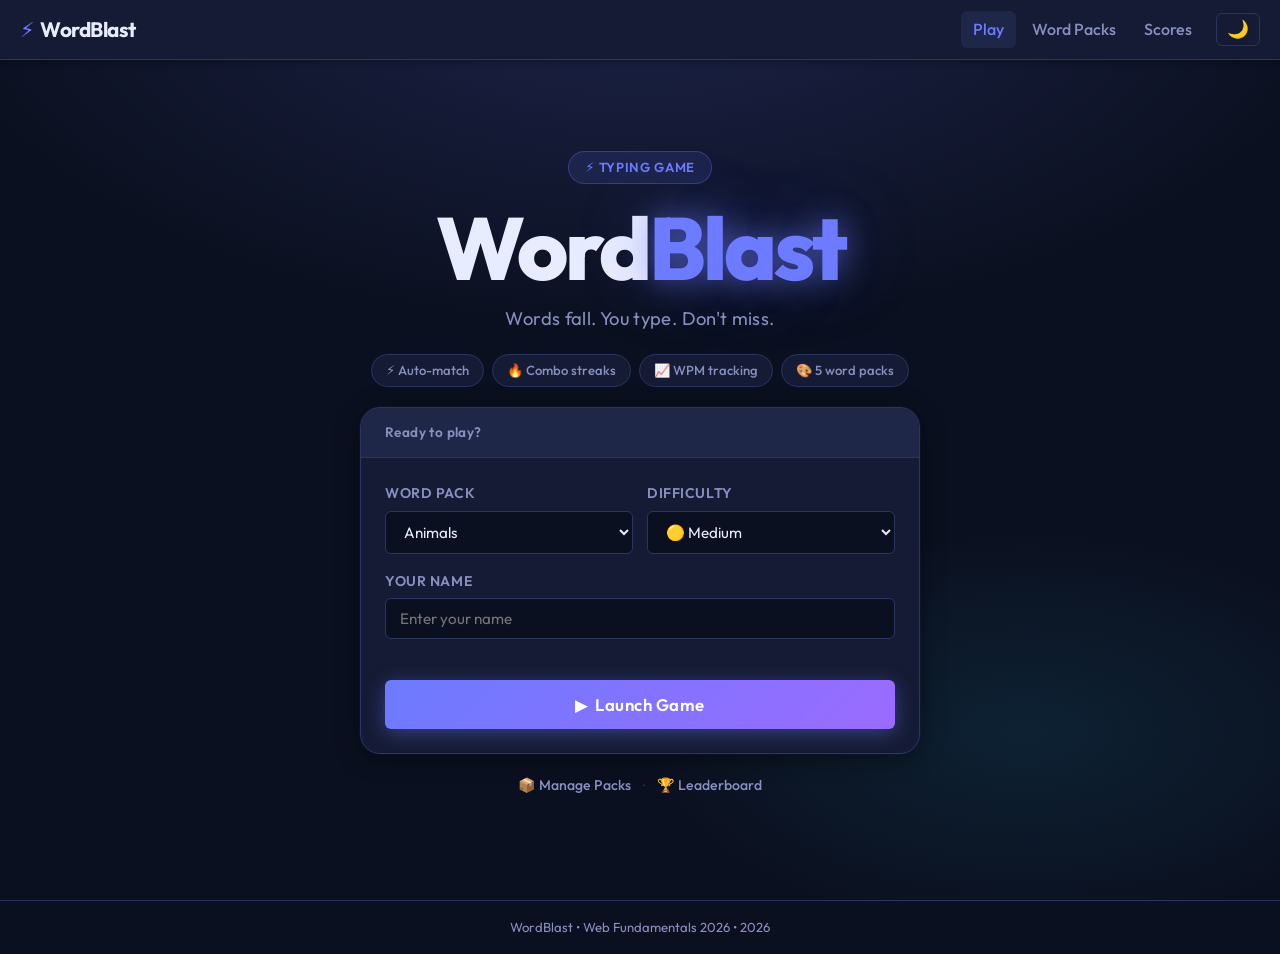
<file: index.html>
<!DOCTYPE html>
<html lang="en" data-theme="dark">
<head>
  <meta charset="UTF-8" />
  <meta name="viewport" content="width=device-width, initial-scale=1.0" />
  <meta name="description" content="WordBlast – A falling words typing game. Choose a word pack, pick your difficulty and type words before they hit the ground." />
  <title>WordBlast – Play</title>
  <link rel="stylesheet" href="css/style.css" />
</head>
<body>
  <!-- ===== NAVBAR ===== -->
  <header class="navbar">
    <a href="index.html" class="navbar__logo" aria-label="WordBlast home">
      ⚡ <span>WordBlast</span>
    </a>
    <button class="navbar__hamburger" id="hamburgerBtn" aria-label="Toggle navigation" aria-expanded="false">
      ☰
    </button>
    <nav class="navbar__links" id="navLinks" aria-label="Main navigation">
      <a href="index.html" class="active" aria-current="page">Play</a>
      <a href="packs.html">Word Packs</a>
      <a href="scores.html">Scores</a>
      <button class="theme-toggle" id="themeToggleBtn" aria-label="Toggle dark/light theme">🌙</button>
    </nav>
  </header>

  <main class="landing-main">

    <!-- ===== SETUP PANEL (Landing Hero) ===== -->
    <section class="hero" id="setupPanel" aria-labelledby="setupHeading">

      <!-- Animated background words -->
      <div class="hero__bg-words" aria-hidden="true">
        <span class="bg-word" style="--x:8%;  --dur:7s;  --delay:0s;   --size:1.1rem">array</span>
        <span class="bg-word" style="--x:20%; --dur:9s;  --delay:1.5s; --size:0.9rem">tiger</span>
        <span class="bg-word" style="--x:34%; --dur:6s;  --delay:0.8s; --size:1.3rem">python</span>
        <span class="bg-word" style="--x:48%; --dur:8s;  --delay:2.2s; --size:1rem">brazil</span>
        <span class="bg-word" style="--x:60%; --dur:7.5s;--delay:0.3s; --size:1.2rem">cricket</span>
        <span class="bg-word" style="--x:73%; --dur:10s; --delay:1s;   --size:0.85rem">promise</span>
        <span class="bg-word" style="--x:85%; --dur:6.5s;--delay:2.8s; --size:1.1rem">mango</span>
        <span class="bg-word" style="--x:14%; --dur:11s; --delay:3.5s; --size:0.95rem">dolphin</span>
        <span class="bg-word" style="--x:27%; --dur:8.5s;--delay:0.5s; --size:1.15rem">closure</span>
        <span class="bg-word" style="--x:54%; --dur:9.5s;--delay:4s;   --size:0.8rem">falcon</span>
        <span class="bg-word" style="--x:67%; --dur:7.2s;--delay:1.8s; --size:1.05rem">tennis</span>
        <span class="bg-word" style="--x:79%; --dur:12s; --delay:0.2s; --size:0.9rem">ramen</span>
      </div>

      <!-- Hero content -->
      <div class="hero__content">
        <div class="hero__badge">⚡ Typing Game</div>
        <h1 id="setupHeading" class="hero__title">
          <span class="hero__title-blast">Word</span><span class="hero__title-accent">Blast</span>
        </h1>
        <p class="hero__subtitle">Words fall. You type. Don't miss.</p>

        <!-- Feature pills -->
        <div class="hero__pills" aria-label="Game features">
          <span class="pill">⚡ Auto-match</span>
          <span class="pill">🔥 Combo streaks</span>
          <span class="pill">📈 WPM tracking</span>
          <span class="pill">🎨 5 word packs</span>
        </div>

        <!-- Setup card -->
        <div class="setup-card" role="form" aria-label="Game setup">
          <div class="setup-card__header">
            <span class="setup-card__step">Ready to play?</span>
          </div>

          <div class="setup-card__body">
            <div class="setup-row">
              <div class="form-group">
                <label for="packSelect">Word Pack</label>
                <select id="packSelect" name="pack">
                  <option value="">Loading packs…</option>
                </select>
              </div>

              <div class="form-group">
                <label for="difficultySelect">Difficulty</label>
                <select id="difficultySelect" name="difficulty">
                  <option value="easy">🟢 Easy</option>
                  <option value="medium" selected>🟡 Medium</option>
                  <option value="hard">🔴 Hard</option>
                </select>
              </div>
            </div>

            <div class="form-group">
              <label for="playerNameInput">Your Name</label>
              <input type="text" id="playerNameInput" name="player"
                placeholder="Enter your name" maxlength="15" autocomplete="off" />
              <span class="field-error" id="playerNameError" aria-live="polite"></span>
            </div>

            <button class="btn btn--primary btn--launch" id="startBtn">
              ▶ &nbsp;Launch Game
            </button>
          </div>
        </div>

        <!-- Quick links -->
        <div class="hero__links">
          <a href="packs.html" class="hero__link">📦 Manage Packs</a>
          <span class="hero__link-sep">·</span>
          <a href="scores.html" class="hero__link">🏆 Leaderboard</a>
        </div>
      </div>
    </section>

    <!-- ===== GAME AREA ===== -->
    <section class="game-area-wrap" id="gameArea" aria-label="Game area" hidden>
      <!-- Stats bar -->
      <div class="stats-bar" role="status" aria-live="polite" aria-label="Game statistics">
        <div class="stat">
          <span class="stat__label">Score</span>
          <span class="stat__value" id="statScore">0</span>
        </div>
        <div class="stat">
          <span class="stat__label">Level</span>
          <span class="stat__value" id="statLevel">1</span>
        </div>
        <div class="stat stat--lives">
          <span class="stat__label">Lives</span>
          <span class="stat__value" id="statLives">❤️❤️❤️</span>
        </div>
        <div class="stat">
          <span class="stat__label">WPM</span>
          <span class="stat__value" id="statWpm">0</span>
        </div>
        <div class="stat">
          <span class="stat__label">Accuracy</span>
          <span class="stat__value" id="statAccuracy">100%</span>
        </div>
      </div>

      <!-- The game canvas -->
      <div class="game-canvas" id="gameCanvas" aria-hidden="true">
        <div class="danger-line" aria-hidden="true"></div>
        <!-- Falling word divs are injected here by game.js -->
      </div>

      <!-- Typing controls -->
      <div class="game-controls">
        <input
          type="text"
          id="typingInput"
          class="typing-input"
          placeholder="Type here…"
          autocomplete="off"
          autocorrect="off"
          autocapitalize="off"
          spellcheck="false"
          aria-label="Type the falling word here"
        />
        <button class="btn btn--secondary" id="pauseBtn" aria-label="Pause game">Pause</button>
        <button class="btn btn--ghost" id="restartBtn" aria-label="Restart game">Restart</button>
      </div>
    </section>

    <!-- ===== GAME OVER DIALOG ===== -->
    <div class="dialog-overlay" id="gameOverOverlay" hidden aria-modal="true" role="dialog" aria-labelledby="gameOverTitle">
      <div class="dialog">
        <h2 id="gameOverTitle" class="dialog__title">Game Over</h2>
        <div class="dialog__stats" id="gameOverStats">
          <!-- filled by game.js -->
        </div>
        <div class="dialog__error" id="saveError" aria-live="assertive"></div>
        <div class="dialog__actions">
          <button class="btn btn--primary" id="saveScoreBtn">💾 Save Score</button>
          <button class="btn btn--ghost" id="playAgainBtn">▶ Play Again</button>
        </div>
        <div class="dialog__success" id="saveSuccess" aria-live="polite" hidden></div>
      </div>
    </div>

    <!-- ===== LEVEL UP BANNER ===== -->
    <div class="level-up-banner" id="levelUpBanner" aria-live="polite" hidden></div>
  </main>

  <!-- ===== FOOTER ===== -->
  <footer class="footer">
    <p>WordBlast &bull; Web Fundamentals 2026 &bull; <span id="footerYear"></span></p>
  </footer>

  <script src="js/storage.js"></script>
  <script src="js/db.js"></script>
  <script src="js/common.js"></script>
  <script src="js/game.js"></script>
</body>
</html>
</file>
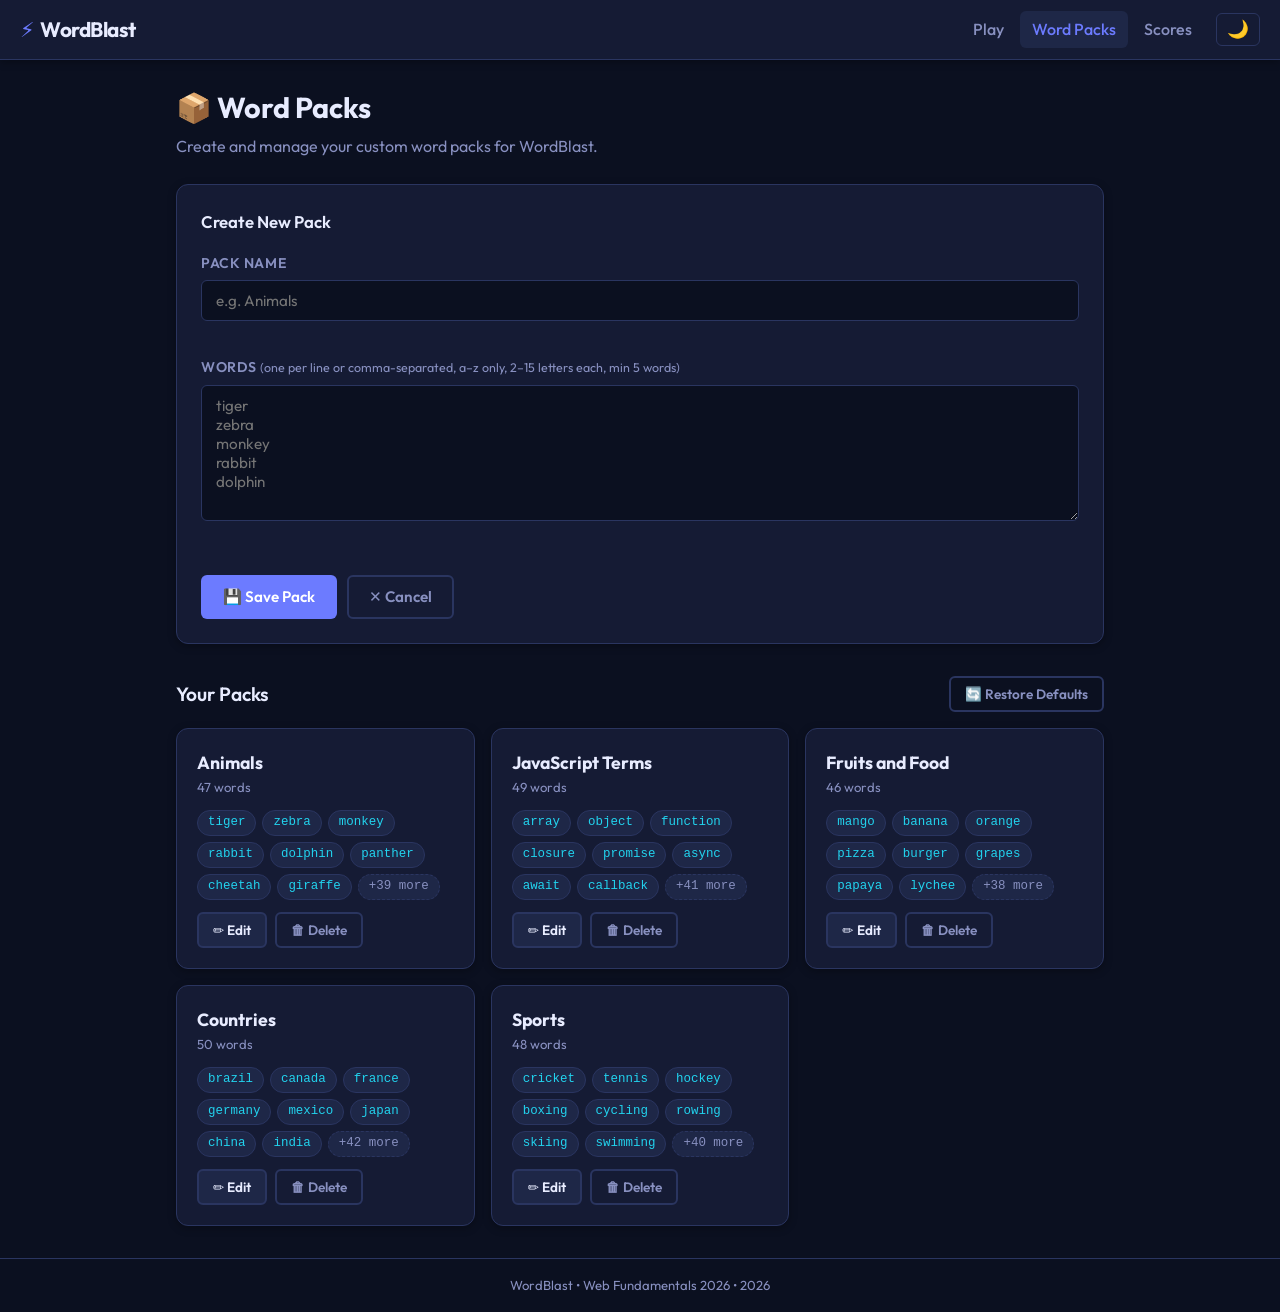
<file: packs.html>
<!DOCTYPE html>
<html lang="en" data-theme="dark">
<head>
  <meta charset="UTF-8" />
  <meta name="viewport" content="width=device-width, initial-scale=1.0" />
  <meta name="description" content="WordBlast – Word Packs. Create, view, edit and delete your custom word packs for the typing game." />
  <title>WordBlast – Word Packs</title>
  <link rel="stylesheet" href="css/style.css" />
</head>
<body>
  <!-- ===== NAVBAR ===== -->
  <header class="navbar">
    <a href="index.html" class="navbar__logo" aria-label="WordBlast home">
      ⚡ <span>WordBlast</span>
    </a>
    <button class="navbar__hamburger" id="hamburgerBtn" aria-label="Toggle navigation" aria-expanded="false">
      ☰
    </button>
    <nav class="navbar__links" id="navLinks" aria-label="Main navigation">
      <a href="index.html">Play</a>
      <a href="packs.html" class="active" aria-current="page">Word Packs</a>
      <a href="scores.html">Scores</a>
      <button class="theme-toggle" id="themeToggleBtn" aria-label="Toggle dark/light theme">🌙</button>
    </nav>
  </header>

  <main class="packs-main">
    <h1 class="page-title">📦 Word Packs</h1>
    <p class="page-subtitle">Create and manage your custom word packs for WordBlast.</p>

    <!-- ===== CREATE / EDIT FORM ===== -->
    <section class="card form-card" aria-labelledby="packFormTitle">
      <h2 id="packFormTitle" class="card__title">Create New Pack</h2>

      <form id="packForm" novalidate>
        <div class="form-group">
          <label for="packNameInput">Pack Name</label>
          <input
            type="text"
            id="packNameInput"
            name="packName"
            placeholder="e.g. Animals"
            maxlength="30"
            required
            aria-required="true"
            aria-describedby="packNameError"
          />
          <span class="field-error" id="packNameError" aria-live="polite"></span>
        </div>

        <div class="form-group">
          <label for="packWordsInput">Words <span class="hint">(one per line or comma-separated, a–z only, 2–15 letters each, min 5 words)</span></label>
          <textarea
            id="packWordsInput"
            name="packWords"
            rows="6"
            placeholder="tiger&#10;zebra&#10;monkey&#10;rabbit&#10;dolphin"
            required
            aria-required="true"
            aria-describedby="packWordsError packDupNote"
          ></textarea>
          <span class="field-error" id="packWordsError" aria-live="polite"></span>
          <span class="field-info" id="packDupNote" aria-live="polite"></span>
        </div>

        <div class="form-actions">
          <button type="submit" class="btn btn--primary" id="savePackBtn">💾 Save Pack</button>
          <button type="button" class="btn btn--ghost" id="cancelPackBtn">✕ Cancel</button>
        </div>
      </form>
    </section>

    <!-- ===== PACK LIST ===== -->
    <section class="packs-section" aria-labelledby="packsListTitle">
      <div class="packs-section__header">
        <h2 id="packsListTitle" class="section-title">Your Packs</h2>
        <button class="btn btn--ghost btn--small" id="restoreDefaultsBtn" aria-label="Restore the three default word packs">
          🔄 Restore Defaults
        </button>
      </div>

      <div class="pack-grid" id="packGrid">
        <!-- Pack cards rendered by packs.js -->
        <p class="empty-state" id="emptyPacksMsg" hidden>No word packs yet. Create one above!</p>
      </div>
    </section>
  </main>

  <!-- ===== FOOTER ===== -->
  <footer class="footer">
    <p>WordBlast &bull; Web Fundamentals 2026 &bull; <span id="footerYear"></span></p>
  </footer>

  <script src="js/storage.js"></script>
  <script src="js/common.js"></script>
  <script src="js/packs.js"></script>
</body>
</html>
</file>
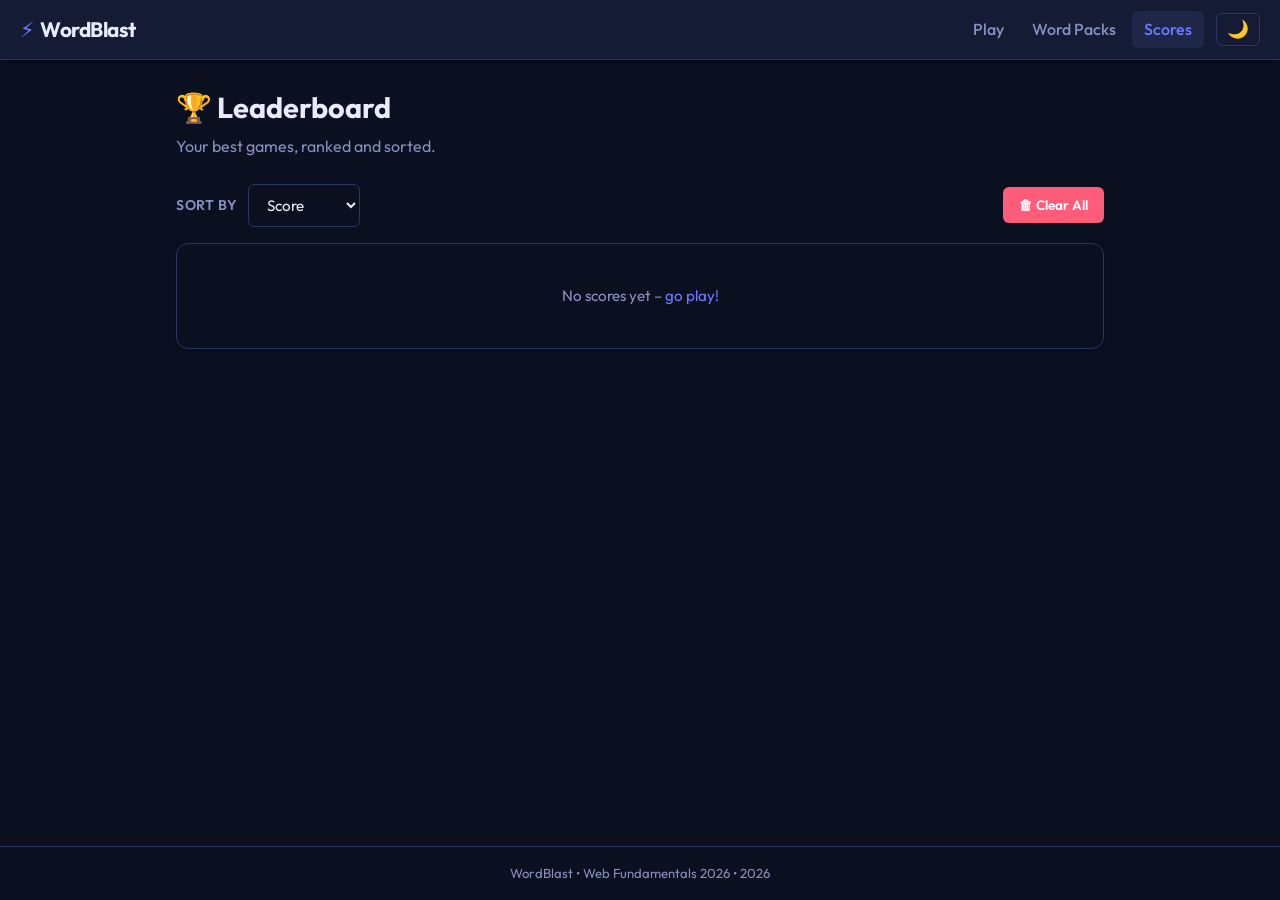
<file: scores.html>
<!DOCTYPE html>
<html lang="en" data-theme="dark">
<head>
  <meta charset="UTF-8" />
  <meta name="viewport" content="width=device-width, initial-scale=1.0" />
  <meta name="description" content="WordBlast – Leaderboard. View, sort and delete your saved scores from the typing game." />
  <title>WordBlast – Leaderboard</title>
  <link rel="stylesheet" href="css/style.css" />
</head>
<body>
  <!-- ===== NAVBAR ===== -->
  <header class="navbar">
    <a href="index.html" class="navbar__logo" aria-label="WordBlast home">
      ⚡ <span>WordBlast</span>
    </a>
    <button class="navbar__hamburger" id="hamburgerBtn" aria-label="Toggle navigation" aria-expanded="false">
      ☰
    </button>
    <nav class="navbar__links" id="navLinks" aria-label="Main navigation">
      <a href="index.html">Play</a>
      <a href="packs.html">Word Packs</a>
      <a href="scores.html" class="active" aria-current="page">Scores</a>
      <button class="theme-toggle" id="themeToggleBtn" aria-label="Toggle dark/light theme">🌙</button>
    </nav>
  </header>

  <main class="scores-main">
    <h1 class="page-title">🏆 Leaderboard</h1>
    <p class="page-subtitle">Your best games, ranked and sorted.</p>

    <!-- ===== CONTROLS ===== -->
    <div class="scores-controls">
      <div class="form-group form-group--inline">
        <label for="sortSelect">Sort by</label>
        <select id="sortSelect" name="sort">
          <option value="score">Score</option>
          <option value="wpm">WPM</option>
          <option value="accuracy">Accuracy</option>
          <option value="date">Date</option>
        </select>
      </div>
      <button class="btn btn--danger btn--small" id="clearAllBtn" aria-label="Clear all scores from the leaderboard">
        🗑 Clear All
      </button>
    </div>

    <!-- ===== SCORES TABLE ===== -->
    <div class="table-wrap" aria-label="Scores leaderboard">
      <table class="scores-table" id="scoresTable">
        <thead>
          <tr>
            <th scope="col">#</th>
            <th scope="col">Player</th>
            <th scope="col">Pack</th>
            <th scope="col">Difficulty</th>
            <th scope="col">Score</th>
            <th scope="col">WPM</th>
            <th scope="col">Accuracy</th>
            <th scope="col">Date</th>
            <th scope="col">Actions</th>
          </tr>
        </thead>
        <tbody id="scoresBody">
          <!-- rows rendered by scores.js -->
        </tbody>
      </table>

      <!-- Empty state -->
      <div class="empty-state" id="emptyScoresMsg" hidden>
        <p>No scores yet – <a href="index.html">go play!</a></p>
      </div>
    </div>
  </main>

  <!-- ===== FOOTER ===== -->
  <footer class="footer">
    <p>WordBlast &bull; Web Fundamentals 2026 &bull; <span id="footerYear"></span></p>
  </footer>

  <script src="js/storage.js"></script>
  <script src="js/db.js"></script>
  <script src="js/common.js"></script>
  <script src="js/scores.js"></script>
</body>
</html>
</file>
<file: css/style.css>
/* =====================================================
   WordBlast – style.css
   All styles: variables, layout, components, animations, media queries
   ===================================================== */

/* ---- 1. Google Font + Reset ---- */
@import url('https://fonts.googleapis.com/css2?family=Outfit:wght@300;400;500;600;700&display=swap');

*, *::before, *::after {
  box-sizing: border-box;
  margin: 0;
  padding: 0;
}

/* ---- 2. CSS Variables (dark theme default) ---- */
:root {
  --bg:        #0b1020;
  --surface:   #151b34;
  --surface2:  #1e2747;
  --border:    #2a3560;
  --text:      #e8ecff;
  --text-muted:#8890c0;
  --primary:   #6c7bff;
  --primary-h: #8591ff;
  --accent:    #22d3ee;
  --danger:    #ff5c7a;
  --success:   #34d399;
  --warn:      #fbbf24;

  --radius-sm: 6px;
  --radius:    12px;
  --radius-lg: 20px;

  --shadow:    0 4px 24px rgba(0,0,0,.45);
  --shadow-sm: 0 2px 8px  rgba(0,0,0,.3);

  --transition: 0.2s ease;
  --nav-h: 60px;
}

[data-theme="light"] {
  --bg:        #f0f2fb;
  --surface:   #ffffff;
  --surface2:  #e8ecf8;
  --border:    #cdd3f0;
  --text:      #1b2040;
  --text-muted:#6b74a8;
  --primary:   #4a56e2;
  --primary-h: #3a46d2;
  --accent:    #0891b2;
  --danger:    #e11d48;
  --success:   #059669;
  --warn:      #d97706;

  --shadow:    0 4px 24px rgba(0,0,0,.12);
  --shadow-sm: 0 2px 8px  rgba(0,0,0,.08);
}

/* ---- 3. Base ---- */
html {
  scroll-behavior: smooth;
}

body {
  font-family: 'Outfit', system-ui, sans-serif;
  background: var(--bg);
  color: var(--text);
  min-height: 100vh;
  display: flex;
  flex-direction: column;
  line-height: 1.6;
  transition: background var(--transition), color var(--transition);
}

main {
  flex: 1;
  width: 100%;
  max-width: 960px;
  margin: 0 auto;
  padding: calc(var(--nav-h) + 24px) 16px 32px;
}

/* Landing page has no side padding — hero is full-width inside main */
.landing-main {
  max-width: 100%;
  padding: 0;
  display: flex;
  flex-direction: column;
}

a {
  color: var(--primary);
  text-decoration: none;
}
a:hover { text-decoration: underline; }

/* ---- 4. Navbar ---- */
.navbar {
  position: fixed;
  top: 0; left: 0; right: 0;
  height: var(--nav-h);
  background: var(--surface);
  border-bottom: 1px solid var(--border);
  display: flex;
  align-items: center;
  justify-content: space-between;
  padding: 0 20px;
  z-index: 100;
  box-shadow: var(--shadow-sm);
  backdrop-filter: blur(8px);
}

.navbar__logo {
  font-size: 1.3rem;
  font-weight: 700;
  color: var(--primary);
  display: flex;
  align-items: center;
  gap: 6px;
  text-decoration: none;
  letter-spacing: -0.5px;
}
.navbar__logo span { color: var(--text); }
.navbar__logo:hover { opacity: 0.85; text-decoration: none; }

.navbar__links {
  display: flex;
  align-items: center;
  gap: 4px;
}

.navbar__links a {
  color: var(--text-muted);
  font-weight: 500;
  padding: 6px 12px;
  border-radius: var(--radius-sm);
  transition: color var(--transition), background var(--transition);
  text-decoration: none;
}
.navbar__links a:hover,
.navbar__links a.active {
  color: var(--text);
  background: var(--surface2);
}
.navbar__links a.active { color: var(--primary); }

.navbar__hamburger {
  display: none;
  background: none;
  border: none;
  color: var(--text);
  font-size: 1.4rem;
  cursor: pointer;
  padding: 4px 8px;
  border-radius: var(--radius-sm);
  transition: background var(--transition);
}
.navbar__hamburger:hover { background: var(--surface2); }

/* Theme toggle */
.theme-toggle {
  background: none;
  border: 1px solid var(--border);
  border-radius: var(--radius-sm);
  color: var(--text);
  font-size: 1.1rem;
  cursor: pointer;
  padding: 5px 10px;
  transition: background var(--transition), border-color var(--transition);
  margin-left: 8px;
}
.theme-toggle:hover { background: var(--surface2); }

/* ---- 5. Buttons ---- */
.btn {
  display: inline-flex;
  align-items: center;
  justify-content: center;
  gap: 6px;
  font-family: inherit;
  font-size: 0.95rem;
  font-weight: 600;
  padding: 10px 20px;
  border-radius: var(--radius-sm);
  border: 2px solid transparent;
  cursor: pointer;
  transition: all var(--transition);
  white-space: nowrap;
  min-height: 44px;
}
.btn:focus-visible {
  outline: 3px solid var(--primary);
  outline-offset: 3px;
}

.btn--primary {
  background: var(--primary);
  color: #fff;
}
.btn--primary:hover { background: var(--primary-h); transform: translateY(-1px); box-shadow: 0 4px 16px rgba(108,123,255,.4); }

.btn--secondary {
  background: var(--surface2);
  color: var(--text);
  border-color: var(--border);
}
.btn--secondary:hover { border-color: var(--primary); color: var(--primary); }

.btn--ghost {
  background: transparent;
  color: var(--text-muted);
  border-color: var(--border);
}
.btn--ghost:hover { background: var(--surface2); color: var(--text); }

.btn--danger {
  background: var(--danger);
  color: #fff;
}
.btn--danger:hover { filter: brightness(1.1); transform: translateY(-1px); }

.btn--large { padding: 14px 32px; font-size: 1.05rem; }
.btn--small { padding: 6px 14px; font-size: 0.85rem; min-height: 36px; }

/* ---- 6. Forms ---- */
.form-group {
  display: flex;
  flex-direction: column;
  gap: 6px;
  margin-bottom: 16px;
}
.form-group label {
  font-size: 0.88rem;
  font-weight: 600;
  color: var(--text-muted);
  text-transform: uppercase;
  letter-spacing: 0.04em;
}
.form-group input,
.form-group select,
.form-group textarea {
  background: var(--bg);
  border: 1.5px solid var(--border);
  border-radius: var(--radius-sm);
  color: var(--text);
  font-family: inherit;
  font-size: 0.95rem;
  padding: 10px 14px;
  transition: border-color var(--transition), box-shadow var(--transition);
  width: 100%;
}
.form-group input:focus,
.form-group select:focus,
.form-group textarea:focus {
  outline: none;
  border-color: var(--primary);
  box-shadow: 0 0 0 3px rgba(108,123,255,.18);
}
.form-group textarea { resize: vertical; min-height: 120px; }

.form-group--inline {
  flex-direction: row;
  align-items: center;
  gap: 10px;
  margin-bottom: 0;
}
.form-group--inline label { margin-bottom: 0; white-space: nowrap; }
.form-group--inline select { width: auto; }

.field-error { font-size: 0.82rem; color: var(--danger); min-height: 1em; }
.field-info  { font-size: 0.82rem; color: var(--warn);   min-height: 1em; }
.hint        { font-size: 0.78rem; color: var(--text-muted); font-weight: 400; text-transform: none; letter-spacing: 0; }

.form-actions {
  display: flex;
  gap: 10px;
  flex-wrap: wrap;
}

/* ---- 7. Card ---- */
.card {
  background: var(--surface);
  border: 1px solid var(--border);
  border-radius: var(--radius);
  padding: 24px;
  box-shadow: var(--shadow-sm);
}
.card__title {
  font-size: 1.05rem;
  font-weight: 600;
  margin-bottom: 16px;
  color: var(--text);
}

/* ---- 8. Footer ---- */
.footer {
  text-align: center;
  padding: 16px;
  font-size: 0.82rem;
  color: var(--text-muted);
  border-top: 1px solid var(--border);
}

/* ---- 9. Page headings ---- */
.page-title {
  font-size: 1.8rem;
  font-weight: 700;
  margin-bottom: 4px;
}
.page-subtitle {
  color: var(--text-muted);
  margin-bottom: 24px;
}

/* =====================================================
   PLAY PAGE
   ===================================================== */

/* =====================================================
   HERO / LANDING
   ===================================================== */

.hero {
  position: relative;
  min-height: calc(100vh - var(--nav-h));
  margin-top: var(--nav-h);
  display: flex;
  align-items: center;
  justify-content: center;
  overflow: hidden;
  padding: 48px 20px 60px;
  background:
    radial-gradient(ellipse 80% 60% at 50% -10%, rgba(108,123,255,.18) 0%, transparent 70%),
    radial-gradient(ellipse 50% 40% at 80% 80%, rgba(34,211,238,.09) 0%, transparent 60%),
    var(--bg);
}

/* Animated background words */
.hero__bg-words {
  position: absolute;
  inset: 0;
  pointer-events: none;
  overflow: hidden;
}

.bg-word {
  position: absolute;
  top: -2rem;
  left: var(--x);
  font-family: 'Courier New', monospace;
  font-size: var(--size);
  font-weight: 700;
  color: var(--primary);
  opacity: 0.07;
  animation: bgWordFall var(--dur) linear var(--delay) infinite;
  white-space: nowrap;
  user-select: none;
}

[data-theme="light"] .bg-word { opacity: 0.05; }

@keyframes bgWordFall {
  0%   { transform: translateY(0);    opacity: 0; }
  10%  { opacity: 0.07; }
  90%  { opacity: 0.07; }
  100% { transform: translateY(110vh); opacity: 0; }
}

/* Hero content */
.hero__content {
  position: relative;
  z-index: 1;
  display: flex;
  flex-direction: column;
  align-items: center;
  text-align: center;
  gap: 20px;
  width: 100%;
  max-width: 560px;
}

.hero__badge {
  display: inline-flex;
  align-items: center;
  gap: 6px;
  background: rgba(108,123,255,.12);
  border: 1px solid rgba(108,123,255,.3);
  border-radius: 40px;
  padding: 5px 16px;
  font-size: 0.82rem;
  font-weight: 600;
  color: var(--primary);
  letter-spacing: 0.05em;
  text-transform: uppercase;
}

.hero__title {
  font-size: clamp(3.2rem, 10vw, 5.5rem);
  font-weight: 800;
  letter-spacing: -3px;
  line-height: 1;
  margin: 0;
}
.hero__title-blast {
  color: var(--text);
}
.hero__title-accent {
  color: var(--primary);
  text-shadow:
    0 0 30px rgba(108,123,255,.6),
    0 0 80px rgba(108,123,255,.3);
}

.hero__subtitle {
  font-size: 1.15rem;
  color: var(--text-muted);
  font-weight: 400;
  margin: -8px 0 0;
  letter-spacing: 0.02em;
}

/* Feature pills */
.hero__pills {
  display: flex;
  flex-wrap: wrap;
  justify-content: center;
  gap: 8px;
}

.pill {
  background: var(--surface);
  border: 1px solid var(--border);
  border-radius: 40px;
  padding: 5px 14px;
  font-size: 0.82rem;
  font-weight: 500;
  color: var(--text-muted);
  transition: border-color var(--transition), color var(--transition);
}
.pill:hover { border-color: var(--primary); color: var(--text); }

/* Setup card */
.setup-card {
  width: 100%;
  background: var(--surface);
  border: 1px solid var(--border);
  border-radius: var(--radius-lg);
  box-shadow:
    var(--shadow),
    0 0 0 1px rgba(108,123,255,.06),
    inset 0 1px 0 rgba(255,255,255,.04);
  overflow: hidden;
  backdrop-filter: blur(12px);
}

.setup-card__header {
  padding: 14px 24px;
  border-bottom: 1px solid var(--border);
  background: var(--surface2);
  display: flex;
  align-items: center;
  gap: 8px;
}
.setup-card__step {
  font-size: 0.85rem;
  font-weight: 600;
  color: var(--text-muted);
  letter-spacing: 0.03em;
}

.setup-card__body {
  padding: 24px;
  text-align: left;
}

.setup-row {
  display: grid;
  grid-template-columns: 1fr 1fr;
  gap: 14px;
}

.btn--launch {
  width: 100%;
  padding: 14px 32px;
  font-size: 1.05rem;
  margin-top: 6px;
  background: linear-gradient(135deg, var(--primary), #9b6bff);
  border: none;
  box-shadow: 0 4px 20px rgba(108,123,255,.4);
  letter-spacing: 0.03em;
}
.btn--launch:hover {
  background: linear-gradient(135deg, var(--primary-h), #8b5bef);
  transform: translateY(-2px);
  box-shadow: 0 8px 28px rgba(108,123,255,.5);
}

/* Quick links */
.hero__links {
  display: flex;
  align-items: center;
  gap: 12px;
  font-size: 0.88rem;
}
.hero__link {
  color: var(--text-muted);
  text-decoration: none;
  transition: color var(--transition);
  font-weight: 500;
}
.hero__link:hover { color: var(--primary); text-decoration: none; }
.hero__link-sep { color: var(--border); }

/* =====================================================
   GAME AREA (same as before, lives inside landing-main)
   ===================================================== */

.game-area-wrap {
  width: 100%;
  max-width: 960px;
  margin: 0 auto;
  padding: calc(var(--nav-h) + 20px) 16px 32px;
}


.stats-bar {
  display: flex;
  flex-wrap: wrap;
  gap: 8px 16px;
  background: var(--surface);
  border: 1px solid var(--border);
  border-radius: var(--radius);
  padding: 10px 16px;
  margin-bottom: 12px;
  align-items: center;
  justify-content: space-between;
  box-shadow: var(--shadow-sm);
}
.stat {
  display: flex;
  flex-direction: column;
  align-items: center;
  min-width: 52px;
}
.stat__label {
  font-size: 0.7rem;
  text-transform: uppercase;
  letter-spacing: 0.08em;
  color: var(--text-muted);
  font-weight: 600;
}
.stat__value {
  font-size: 1.1rem;
  font-weight: 700;
  color: var(--text);
}

/* Game canvas */
/* game-area-wrap – defined above in hero section with full padding */
.game-canvas {
  position: relative;
  width: 100%;
  height: 60vh;
  min-height: 320px;
  max-height: 520px;
  background: var(--surface);
  border: 1.5px solid var(--border);
  border-radius: var(--radius);
  overflow: hidden;
  margin-bottom: 12px;
  box-shadow: var(--shadow);
}

/* Danger line */
.danger-line {
  position: absolute;
  bottom: 0; left: 0; right: 0;
  height: 3px;
  background: var(--danger);
  box-shadow: 0 0 12px var(--danger);
}

/* Falling word */
.word {
  position: absolute;
  font-family: 'Courier New', monospace;
  font-size: 1.1rem;
  font-weight: 700;
  color: var(--accent);
  text-shadow: 0 0 8px var(--accent), 0 0 20px rgba(34,211,238,.3);
  user-select: none;
  pointer-events: none;
  white-space: nowrap;
  transition: color 0.15s;
}
.word--highlight {
  color: var(--success);
  text-shadow: 0 0 12px var(--success), 0 0 28px rgba(52,211,153,.4);
}
.word--pop {
  animation: popOut 0.22s ease-out forwards;
}
.word--miss {
  animation: missFlash 0.35s ease-out forwards;
}

/* Game controls */
.game-controls {
  display: flex;
  gap: 10px;
  align-items: center;
}
.typing-input {
  flex: 1;
  background: var(--surface);
  border: 1.5px solid var(--border);
  border-radius: var(--radius-sm);
  color: var(--text);
  font-family: 'Courier New', monospace;
  font-size: 1rem;
  padding: 10px 14px;
  transition: border-color var(--transition), box-shadow var(--transition);
  min-height: 44px;
}
.typing-input:focus {
  outline: none;
  border-color: var(--primary);
  box-shadow: 0 0 0 3px rgba(108,123,255,.18);
}

/* Game-over dialog */
.dialog-overlay {
  position: fixed;
  inset: 0;
  background: rgba(11,16,32,.75);
  backdrop-filter: blur(4px);
  display: flex;
  align-items: center;
  justify-content: center;
  z-index: 200;
  animation: fadeIn 0.25s ease;
}
.dialog-overlay[hidden] { display: none; }

.dialog {
  background: var(--surface);
  border: 1px solid var(--border);
  border-radius: var(--radius-lg);
  padding: 32px;
  width: 100%;
  max-width: 420px;
  box-shadow: var(--shadow);
  animation: slideUp 0.25s ease;
}
.dialog__title {
  font-size: 1.6rem;
  font-weight: 700;
  color: var(--danger);
  text-align: center;
  margin-bottom: 20px;
}
.dialog__stats {
  display: grid;
  grid-template-columns: 1fr 1fr;
  gap: 12px;
  margin-bottom: 20px;
}
.dialog__stat {
  background: var(--surface2);
  border-radius: var(--radius-sm);
  padding: 12px;
  text-align: center;
}
.dialog__stat-label {
  font-size: 0.75rem;
  text-transform: uppercase;
  letter-spacing: 0.06em;
  color: var(--text-muted);
  font-weight: 600;
}
.dialog__stat-value {
  font-size: 1.4rem;
  font-weight: 700;
  color: var(--primary);
}
.dialog__actions {
  display: flex;
  gap: 10px;
  flex-wrap: wrap;
}
.dialog__actions .btn { flex: 1; }
.dialog__error  { font-size: 0.85rem; color: var(--danger); min-height: 1em; margin-bottom: 10px; }
.dialog__success { font-size: 0.88rem; color: var(--success); padding: 10px 0; text-align: center; }

/* Level up banner */
.level-up-banner {
  position: fixed;
  top: 80px;
  left: 50%;
  transform: translateX(-50%);
  background: var(--primary);
  color: #fff;
  font-size: 1.1rem;
  font-weight: 700;
  padding: 10px 28px;
  border-radius: 40px;
  box-shadow: 0 4px 20px rgba(108,123,255,.5);
  z-index: 150;
  animation: bannerIn 0.3s ease, bannerOut 0.4s ease 1.2s forwards;
}
.level-up-banner[hidden] { display: none; }

/* =====================================================
   WORD PACKS PAGE
   ===================================================== */

.packs-main { max-width: 960px; }

.form-card { margin-bottom: 32px; }

.packs-section__header {
  display: flex;
  justify-content: space-between;
  align-items: center;
  margin-bottom: 16px;
}
.section-title {
  font-size: 1.2rem;
  font-weight: 600;
}

.pack-grid {
  display: grid;
  grid-template-columns: repeat(auto-fill, minmax(260px, 1fr));
  gap: 16px;
}

.pack-card {
  background: var(--surface);
  border: 1px solid var(--border);
  border-radius: var(--radius);
  padding: 20px;
  box-shadow: var(--shadow-sm);
  display: flex;
  flex-direction: column;
  gap: 12px;
  transition: border-color var(--transition), transform var(--transition);
}
.pack-card:hover {
  border-color: var(--primary);
  transform: translateY(-2px);
}
.pack-card__name {
  font-size: 1.1rem;
  font-weight: 700;
  color: var(--text);
}
.pack-card__count {
  font-size: 0.82rem;
  color: var(--text-muted);
}
.pack-card__chips {
  display: flex;
  flex-wrap: wrap;
  gap: 6px;
}
.chip {
  background: var(--surface2);
  border: 1px solid var(--border);
  border-radius: 20px;
  padding: 2px 10px;
  font-size: 0.78rem;
  font-family: 'Courier New', monospace;
  color: var(--accent);
}
.chip--more {
  color: var(--text-muted);
  border-style: dashed;
}
.pack-card__actions {
  display: flex;
  gap: 8px;
  margin-top: auto;
}

.empty-state {
  text-align: center;
  color: var(--text-muted);
  padding: 40px 20px;
  font-size: 0.95rem;
  grid-column: 1 / -1;
}

/* =====================================================
   LEADERBOARD PAGE
   ===================================================== */

.scores-main { max-width: 960px; }

.scores-controls {
  display: flex;
  justify-content: space-between;
  align-items: center;
  gap: 12px;
  margin-bottom: 16px;
  flex-wrap: wrap;
}

.table-wrap {
  overflow-x: auto;
  border-radius: var(--radius);
  border: 1px solid var(--border);
  box-shadow: var(--shadow-sm);
}

.scores-table {
  width: 100%;
  border-collapse: collapse;
  background: var(--surface);
  font-size: 0.9rem;
}
.scores-table th,
.scores-table td {
  padding: 12px 14px;
  text-align: left;
  border-bottom: 1px solid var(--border);
  white-space: nowrap;
}
.scores-table th {
  background: var(--surface2);
  color: var(--text-muted);
  font-size: 0.8rem;
  text-transform: uppercase;
  letter-spacing: 0.06em;
  font-weight: 600;
}
.scores-table tr:last-child td { border-bottom: none; }
.scores-table tr:hover td { background: var(--surface2); }

.rank-badge {
  display: inline-flex;
  align-items: center;
  justify-content: center;
  width: 26px; height: 26px;
  border-radius: 50%;
  font-size: 0.8rem;
  font-weight: 700;
  background: var(--surface2);
  color: var(--text-muted);
}
.rank-badge--gold   { background: #fbbf24; color: #78350f; }
.rank-badge--silver { background: #94a3b8; color: #1e293b; }
.rank-badge--bronze { background: #b45309; color: #fff; }

.score-actions {
  display: flex;
  gap: 6px;
}

/* Difficulty badges */
.badge {
  display: inline-block;
  padding: 2px 10px;
  border-radius: 20px;
  font-size: 0.78rem;
  font-weight: 600;
}
.badge--easy   { background: rgba(52,211,153,.15); color: var(--success); }
.badge--medium { background: rgba(251,191,36,.15); color: var(--warn); }
.badge--hard   { background: rgba(255,92,122,.15);  color: var(--danger); }

/* =====================================================
   ANIMATIONS
   ===================================================== */

@keyframes fadeIn {
  from { opacity: 0; }
  to   { opacity: 1; }
}
@keyframes slideUp {
  from { opacity: 0; transform: translateY(24px); }
  to   { opacity: 1; transform: translateY(0); }
}
@keyframes bannerIn {
  from { opacity: 0; transform: translateX(-50%) scale(0.85); }
  to   { opacity: 1; transform: translateX(-50%) scale(1); }
}
@keyframes bannerOut {
  from { opacity: 1; }
  to   { opacity: 0; transform: translateX(-50%) translateY(-10px); }
}
@keyframes popOut {
  0%   { transform: scale(1); opacity: 1; }
  60%  { transform: scale(1.5); opacity: 0.8; }
  100% { transform: scale(0);   opacity: 0; }
}
@keyframes missFlash {
  0%   { color: var(--danger); text-shadow: 0 0 12px var(--danger); }
  50%  { color: var(--danger); opacity: 0.5; }
  100% { opacity: 0; }
}
@keyframes heartPulse {
  0%, 100% { transform: scale(1); }
  50%       { transform: scale(1.35); }
}
.heart-pulse { animation: heartPulse 0.4s ease; }

/* =====================================================
   RESPONSIVE – TABLET (600px)
   ===================================================== */

@media (max-width: 992px) {
  main { max-width: 100%; }
  .pack-grid { grid-template-columns: repeat(2, 1fr); }
}

/* =====================================================
   COMBO INDICATOR
   ===================================================== */

.combo-indicator {
  position: absolute;
  top: 10px;
  right: 14px;
  font-size: 0.82rem;
  font-weight: 700;
  color: var(--warn);
  text-shadow: 0 0 8px rgba(251,191,36,.5);
  letter-spacing: 0.04em;
  pointer-events: none;
  transition: opacity 0.3s;
}
.combo-indicator.hidden { opacity: 0; }

/* Subtle scanline overlay for game canvas (decoration) */
.game-canvas::after {
  content: '';
  position: absolute;
  inset: 0;
  background: repeating-linear-gradient(
    0deg,
    transparent,
    transparent 3px,
    rgba(0,0,0,.03) 3px,
    rgba(0,0,0,.03) 4px
  );
  pointer-events: none;
}

/* =====================================================
   UTILITY
   ===================================================== */

.visually-hidden {
  position: absolute;
  width: 1px; height: 1px;
  overflow: hidden;
  clip: rect(0 0 0 0);
  white-space: nowrap;
}

/* =====================================================
   RESPONSIVE – MOBILE (< 600px)
   ===================================================== */

@media (max-width: 600px) {
  :root { --nav-h: 56px; }

  .navbar__hamburger { display: block; }

  .navbar__links {
    position: absolute;
    top: var(--nav-h);
    left: 0; right: 0;
    background: var(--surface);
    border-bottom: 1px solid var(--border);
    flex-direction: column;
    align-items: stretch;
    padding: 8px 16px 16px;
    gap: 4px;
    display: none;
    box-shadow: var(--shadow);
  }
  .navbar__links.open { display: flex; }
  .navbar__links a {
    padding: 10px 12px;
    border-radius: var(--radius-sm);
  }
  .theme-toggle { margin-left: 0; width: 100%; justify-content: center; }

  /* Hero mobile */
  .hero { padding: 32px 16px 48px; }
  .hero__title { letter-spacing: -1.5px; }
  .setup-row { grid-template-columns: 1fr; gap: 0; }
  .setup-card__body { padding: 16px; }
  .hero__pills { gap: 6px; }
  .pill { font-size: 0.76rem; padding: 4px 12px; }

  .game-canvas { height: 52vh; min-height: 280px; }

  .stats-bar { gap: 6px; padding: 8px 10px; }
  .stat { min-width: 42px; }
  .stat__value { font-size: 0.95rem; }
  .stat__label { font-size: 0.62rem; }

  .game-controls { flex-wrap: wrap; }
  .typing-input { flex: 1 0 100%; order: -1; }

  .pack-grid { grid-template-columns: 1fr; }

  .scores-controls { flex-direction: column; align-items: flex-start; }

  .dialog { padding: 24px 16px; margin: 0 12px; }
  .dialog__stats { grid-template-columns: 1fr 1fr; }
}
</file>
